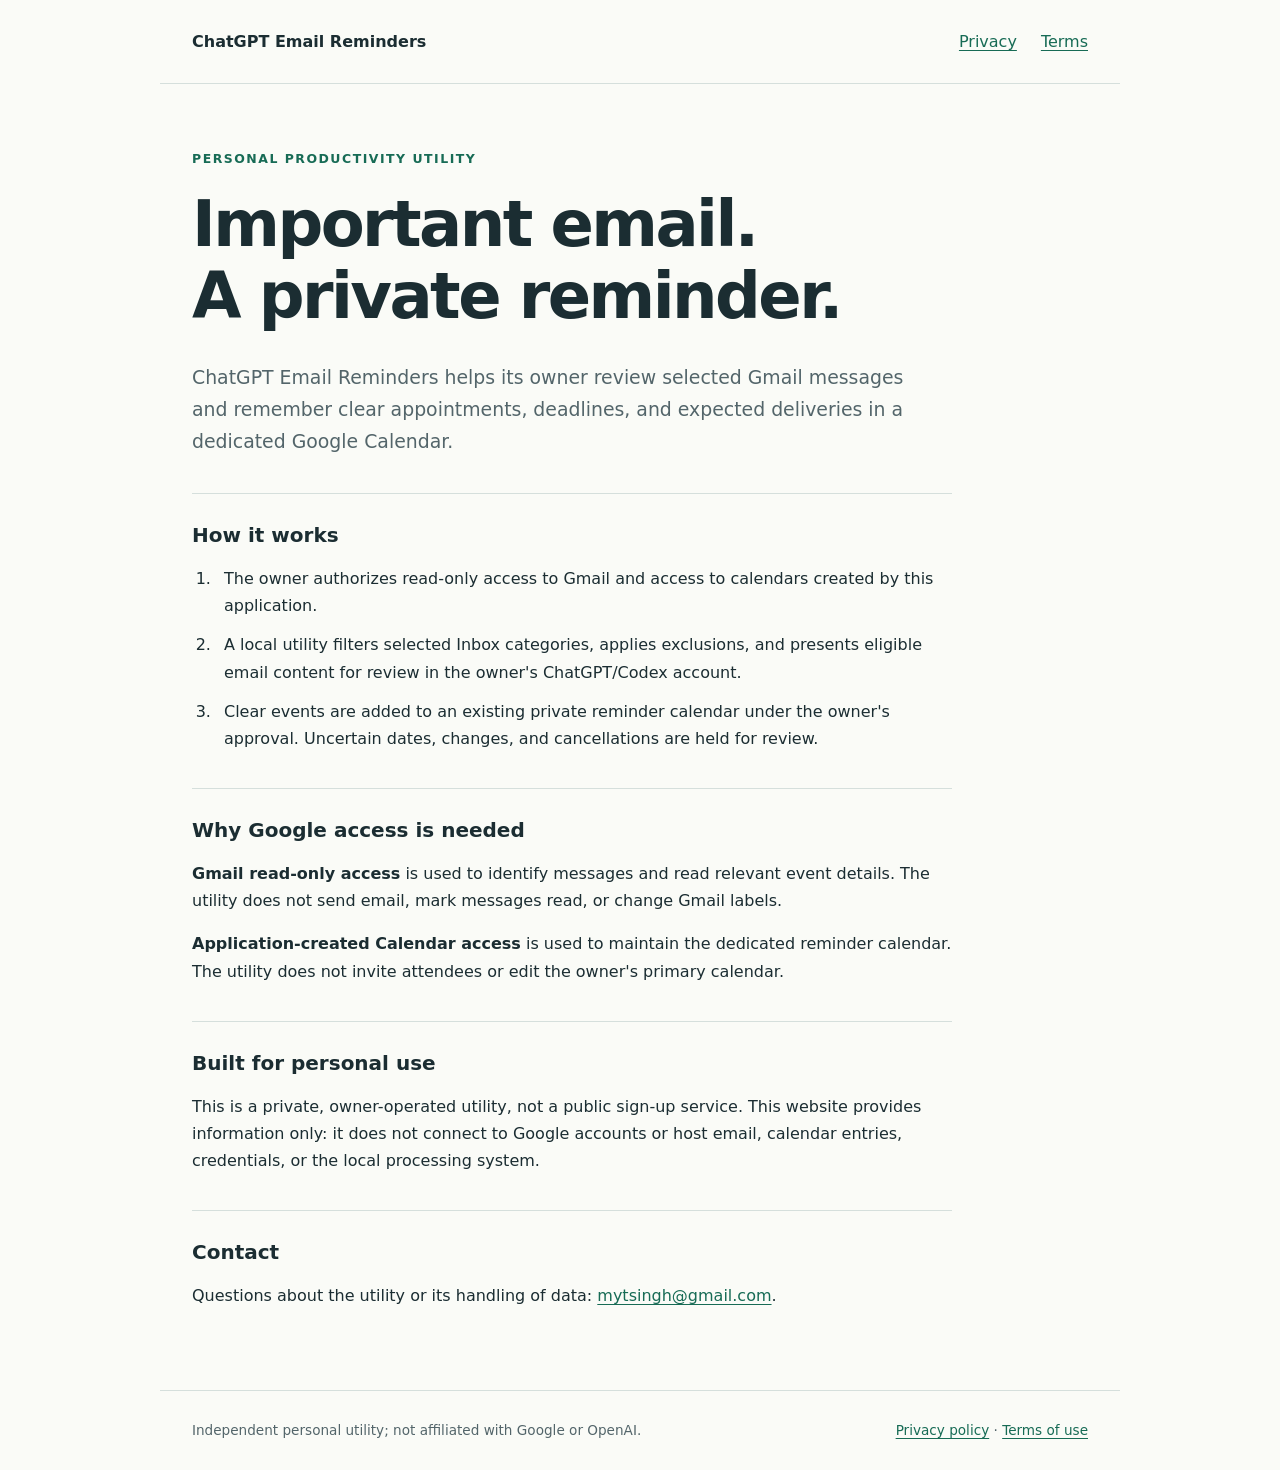
<file: index.html>
<!doctype html>
<html lang="en">
<head>
  <meta charset="utf-8">
  <meta name="viewport" content="width=device-width, initial-scale=1">
  <meta name="description" content="A personal utility that reviews selected Gmail messages and creates private Google Calendar reminders.">
  <title>ChatGPT Email Reminders</title>
  <link rel="stylesheet" href="styles.css">
</head>
<body>
  <header><a class="brand" href="index.html">ChatGPT Email Reminders</a><nav aria-label="Main navigation"><a href="privacy.html">Privacy</a><a href="terms.html">Terms</a></nav></header>
  <main>
    <p class="eyebrow">Personal productivity utility</p>
    <h1>Important email.<br>A private reminder.</h1>
    <p class="lead">ChatGPT Email Reminders helps its owner review selected Gmail messages and remember clear appointments, deadlines, and expected deliveries in a dedicated Google Calendar.</p>
    <section aria-labelledby="how"><h2 id="how">How it works</h2><ol><li>The owner authorizes read-only access to Gmail and access to calendars created by this application.</li><li>A local utility filters selected Inbox categories, applies exclusions, and presents eligible email content for review in the owner's ChatGPT/Codex account.</li><li>Clear events are added to an existing private reminder calendar under the owner's approval. Uncertain dates, changes, and cancellations are held for review.</li></ol></section>
    <section aria-labelledby="access"><h2 id="access">Why Google access is needed</h2><p><strong>Gmail read-only access</strong> is used to identify messages and read relevant event details. The utility does not send email, mark messages read, or change Gmail labels.</p><p><strong>Application-created Calendar access</strong> is used to maintain the dedicated reminder calendar. The utility does not invite attendees or edit the owner's primary calendar.</p></section>
    <section aria-labelledby="personal"><h2 id="personal">Built for personal use</h2><p>This is a private, owner-operated utility, not a public sign-up service. This website provides information only: it does not connect to Google accounts or host email, calendar entries, credentials, or the local processing system.</p></section>
    <section aria-labelledby="contact"><h2 id="contact">Contact</h2><p>Questions about the utility or its handling of data: <a href="mailto:mytsingh@gmail.com">mytsingh@gmail.com</a>.</p></section>
  </main>
  <footer><span>Independent personal utility; not affiliated with Google or OpenAI.</span><span><a href="privacy.html">Privacy policy</a> · <a href="terms.html">Terms of use</a></span></footer>
</body>
</html>
</file>
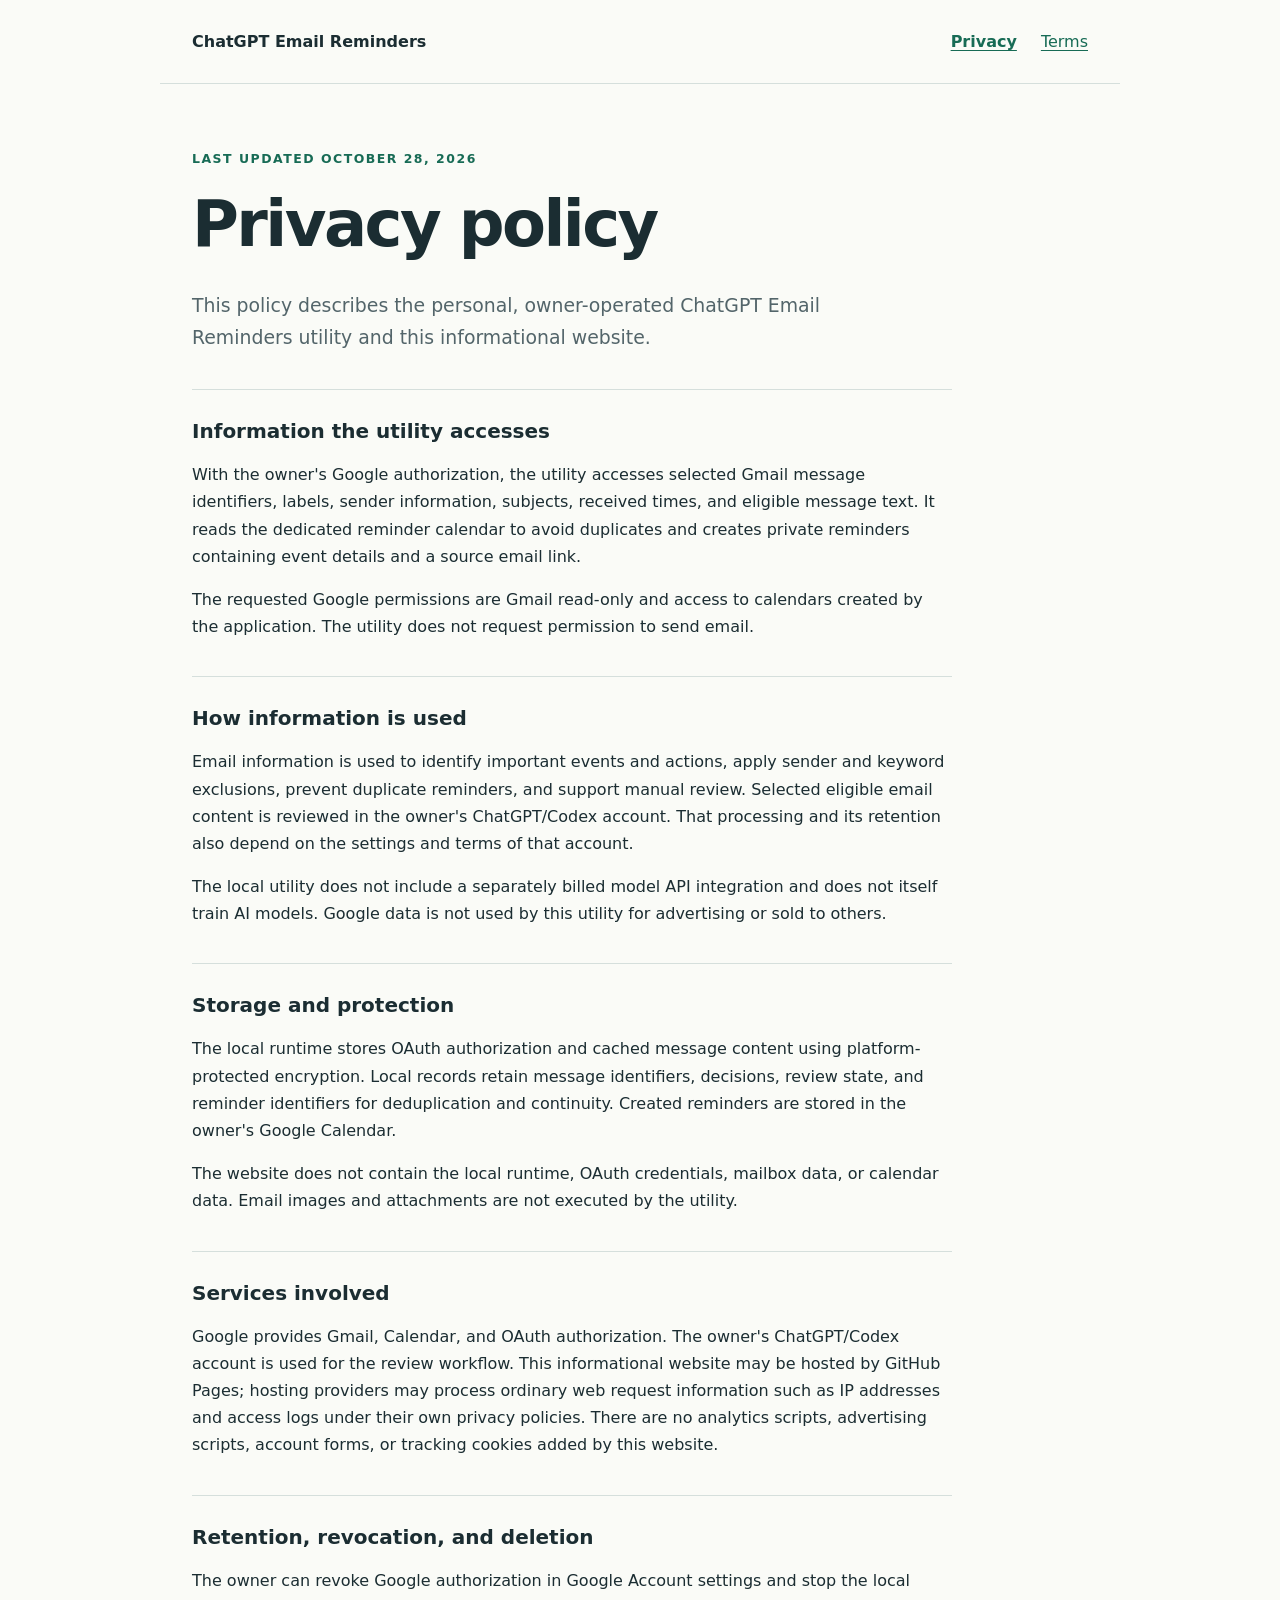
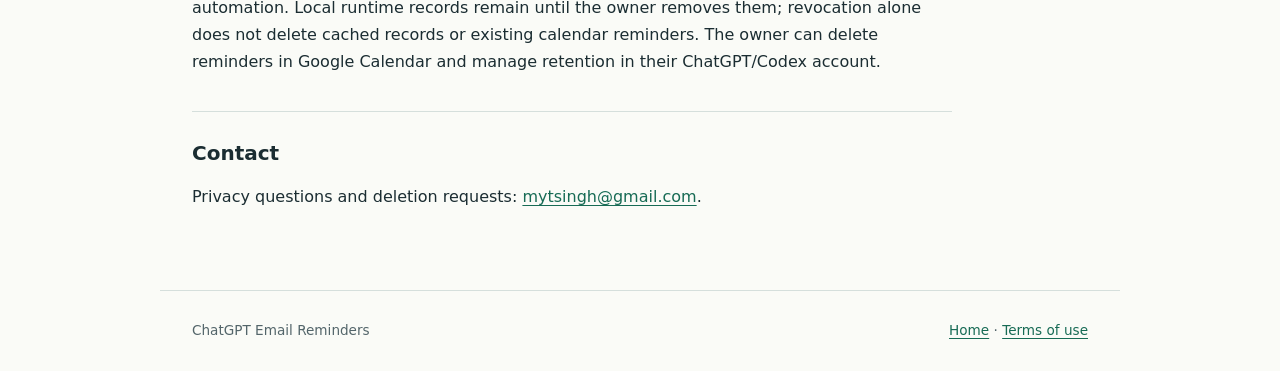
<file: privacy.html>
<!doctype html>
<html lang="en">
<head><meta charset="utf-8"><meta name="viewport" content="width=device-width, initial-scale=1"><title>Privacy · ChatGPT Email Reminders</title><link rel="stylesheet" href="styles.css"></head>
<body>
  <header><a class="brand" href="index.html">ChatGPT Email Reminders</a><nav aria-label="Main navigation"><a href="privacy.html" aria-current="page">Privacy</a><a href="terms.html">Terms</a></nav></header>
  <main>
    <p class="eyebrow">Last updated October 28, 2026</p><h1>Privacy policy</h1>
    <p class="lead">This policy describes the personal, owner-operated ChatGPT Email Reminders utility and this informational website.</p>
    <section><h2>Information the utility accesses</h2><p>With the owner's Google authorization, the utility accesses selected Gmail message identifiers, labels, sender information, subjects, received times, and eligible message text. It reads the dedicated reminder calendar to avoid duplicates and creates private reminders containing event details and a source email link.</p><p>The requested Google permissions are Gmail read-only and access to calendars created by the application. The utility does not request permission to send email.</p></section>
    <section><h2>How information is used</h2><p>Email information is used to identify important events and actions, apply sender and keyword exclusions, prevent duplicate reminders, and support manual review. Selected eligible email content is reviewed in the owner's ChatGPT/Codex account. That processing and its retention also depend on the settings and terms of that account.</p><p>The local utility does not include a separately billed model API integration and does not itself train AI models. Google data is not used by this utility for advertising or sold to others.</p></section>
    <section><h2>Storage and protection</h2><p>The local runtime stores OAuth authorization and cached message content using platform-protected encryption. Local records retain message identifiers, decisions, review state, and reminder identifiers for deduplication and continuity. Created reminders are stored in the owner's Google Calendar.</p><p>The website does not contain the local runtime, OAuth credentials, mailbox data, or calendar data. Email images and attachments are not executed by the utility.</p></section>
    <section><h2>Services involved</h2><p>Google provides Gmail, Calendar, and OAuth authorization. The owner's ChatGPT/Codex account is used for the review workflow. This informational website may be hosted by GitHub Pages; hosting providers may process ordinary web request information such as IP addresses and access logs under their own privacy policies. There are no analytics scripts, advertising scripts, account forms, or tracking cookies added by this website.</p></section>
    <section><h2>Retention, revocation, and deletion</h2><p>The owner can revoke Google authorization in Google Account settings and stop the local automation. Local runtime records remain until the owner removes them; revocation alone does not delete cached records or existing calendar reminders. The owner can delete reminders in Google Calendar and manage retention in their ChatGPT/Codex account.</p></section>
    <section><h2>Contact</h2><p>Privacy questions and deletion requests: <a href="mailto:mytsingh@gmail.com">mytsingh@gmail.com</a>.</p></section>
  </main>
  <footer><span>ChatGPT Email Reminders</span><span><a href="index.html">Home</a> · <a href="terms.html">Terms of use</a></span></footer>
</body>
</html>
</file>
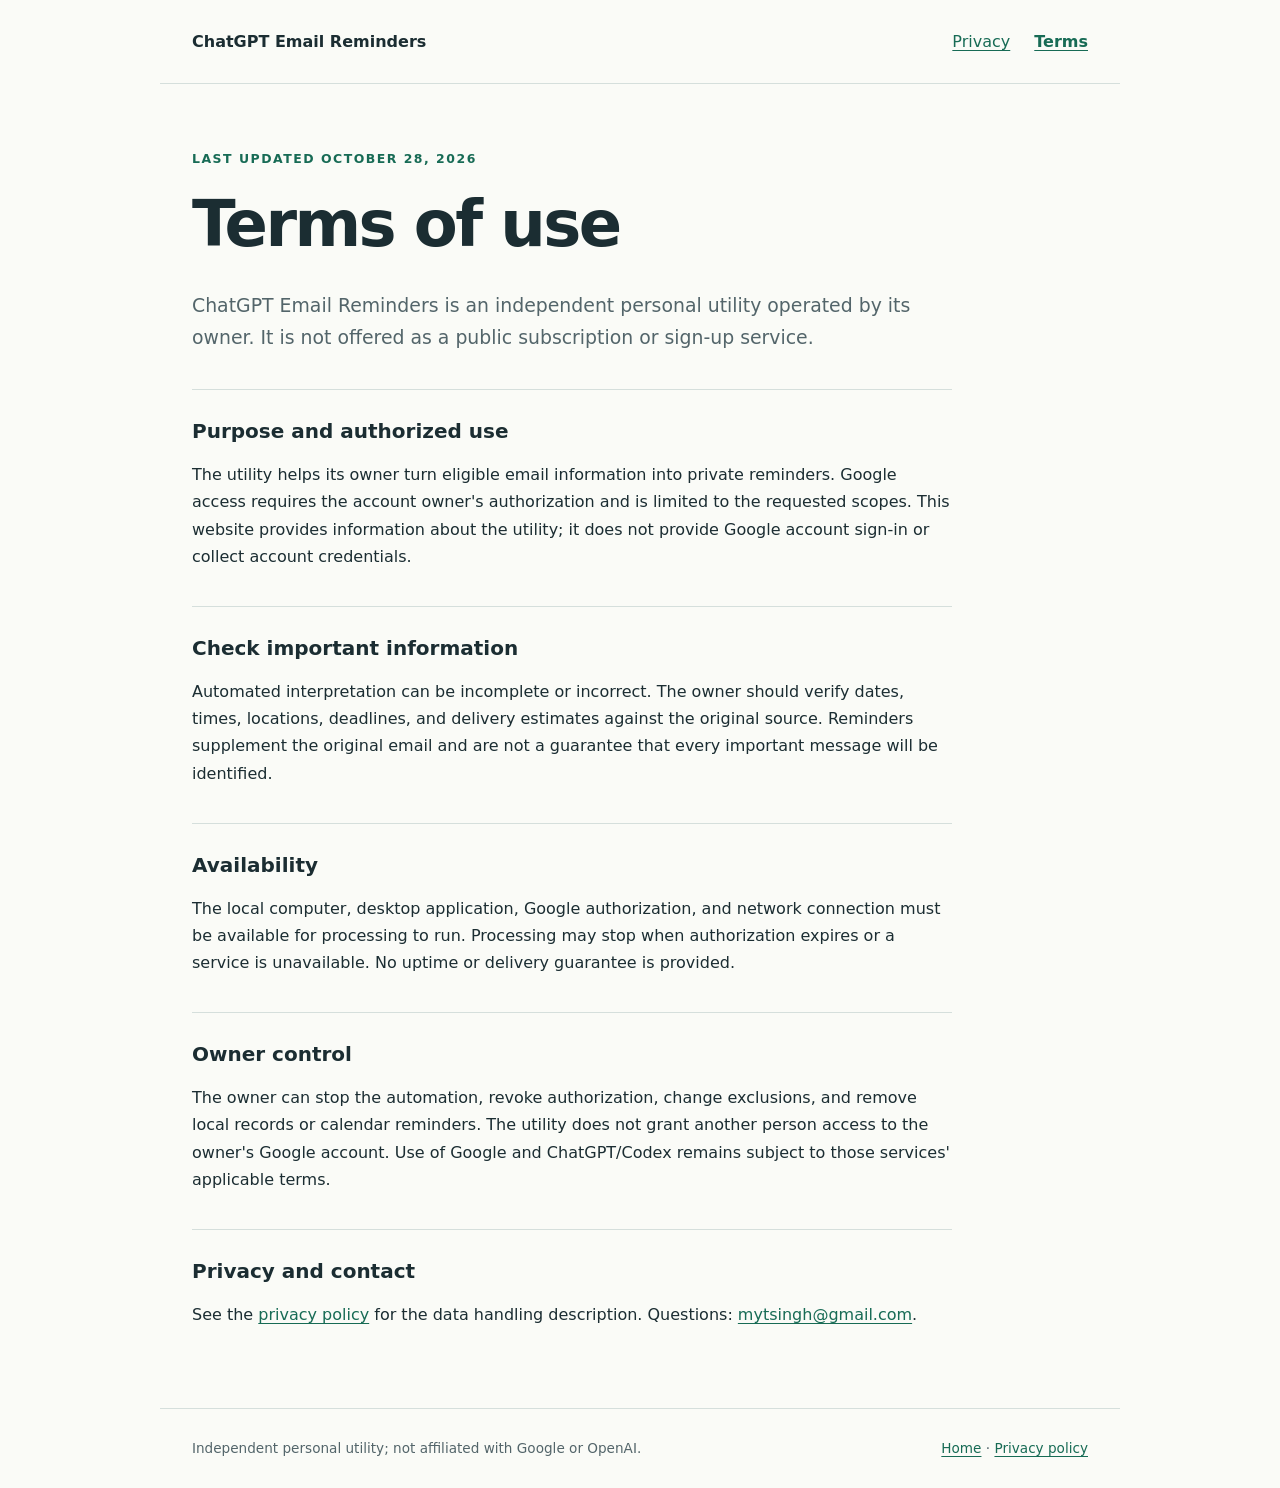
<file: terms.html>
<!doctype html>
<html lang="en">
<head><meta charset="utf-8"><meta name="viewport" content="width=device-width, initial-scale=1"><title>Terms · ChatGPT Email Reminders</title><link rel="stylesheet" href="styles.css"></head>
<body>
  <header><a class="brand" href="index.html">ChatGPT Email Reminders</a><nav aria-label="Main navigation"><a href="privacy.html">Privacy</a><a href="terms.html" aria-current="page">Terms</a></nav></header>
  <main>
    <p class="eyebrow">Last updated October 28, 2026</p><h1>Terms of use</h1>
    <p class="lead">ChatGPT Email Reminders is an independent personal utility operated by its owner. It is not offered as a public subscription or sign-up service.</p>
    <section><h2>Purpose and authorized use</h2><p>The utility helps its owner turn eligible email information into private reminders. Google access requires the account owner's authorization and is limited to the requested scopes. This website provides information about the utility; it does not provide Google account sign-in or collect account credentials.</p></section>
    <section><h2>Check important information</h2><p>Automated interpretation can be incomplete or incorrect. The owner should verify dates, times, locations, deadlines, and delivery estimates against the original source. Reminders supplement the original email and are not a guarantee that every important message will be identified.</p></section>
    <section><h2>Availability</h2><p>The local computer, desktop application, Google authorization, and network connection must be available for processing to run. Processing may stop when authorization expires or a service is unavailable. No uptime or delivery guarantee is provided.</p></section>
    <section><h2>Owner control</h2><p>The owner can stop the automation, revoke authorization, change exclusions, and remove local records or calendar reminders. The utility does not grant another person access to the owner's Google account. Use of Google and ChatGPT/Codex remains subject to those services' applicable terms.</p></section>
    <section><h2>Privacy and contact</h2><p>See the <a href="privacy.html">privacy policy</a> for the data handling description. Questions: <a href="mailto:mytsingh@gmail.com">mytsingh@gmail.com</a>.</p></section>
  </main>
  <footer><span>Independent personal utility; not affiliated with Google or OpenAI.</span><span><a href="index.html">Home</a> · <a href="privacy.html">Privacy policy</a></span></footer>
</body>
</html>
</file>
<file: styles.css>
:root{color-scheme:light;--ink:#1b2d32;--muted:#53656a;--line:#d5dfdc;--accent:#176b55;--paper:#fafbf7;font-family:system-ui,-apple-system,BlinkMacSystemFont,"Segoe UI",sans-serif}
*{box-sizing:border-box}body{margin:0;background:var(--paper);color:var(--ink);line-height:1.7}a{color:var(--accent);text-underline-offset:.2em}a:focus-visible{outline:3px solid var(--accent);outline-offset:5px}header,main,footer{max-width:960px;margin:auto;padding:28px 32px}header{display:flex;justify-content:space-between;gap:24px;border-bottom:1px solid var(--line)}.brand{font-weight:700;text-decoration:none;color:var(--ink)}nav{display:flex;gap:24px}nav [aria-current]{font-weight:700}main{padding-top:64px;padding-bottom:64px}.eyebrow{font-size:.78rem;font-weight:700;letter-spacing:.12em;text-transform:uppercase;color:var(--accent)}h1{font-size:clamp(2.3rem,6vw,4rem);line-height:1.12;letter-spacing:-.04em;margin:20px 0 28px}h2{font-size:1.25rem;line-height:1.35;margin:0 0 16px}.lead{font-size:1.18rem;color:var(--muted);max-width:720px}section{border-top:1px solid var(--line);padding-top:28px;margin-top:36px;max-width:760px}p{margin:0 0 16px}ol{padding-left:24px}li{padding-left:8px;margin-bottom:12px}footer{display:flex;justify-content:space-between;gap:20px;flex-wrap:wrap;border-top:1px solid var(--line);font-size:.85rem;color:var(--muted)}@media(max-width:600px){header,main,footer{padding-left:22px;padding-right:22px}header{flex-direction:column;gap:12px}main{padding-top:40px}nav{gap:24px}}
</file>
